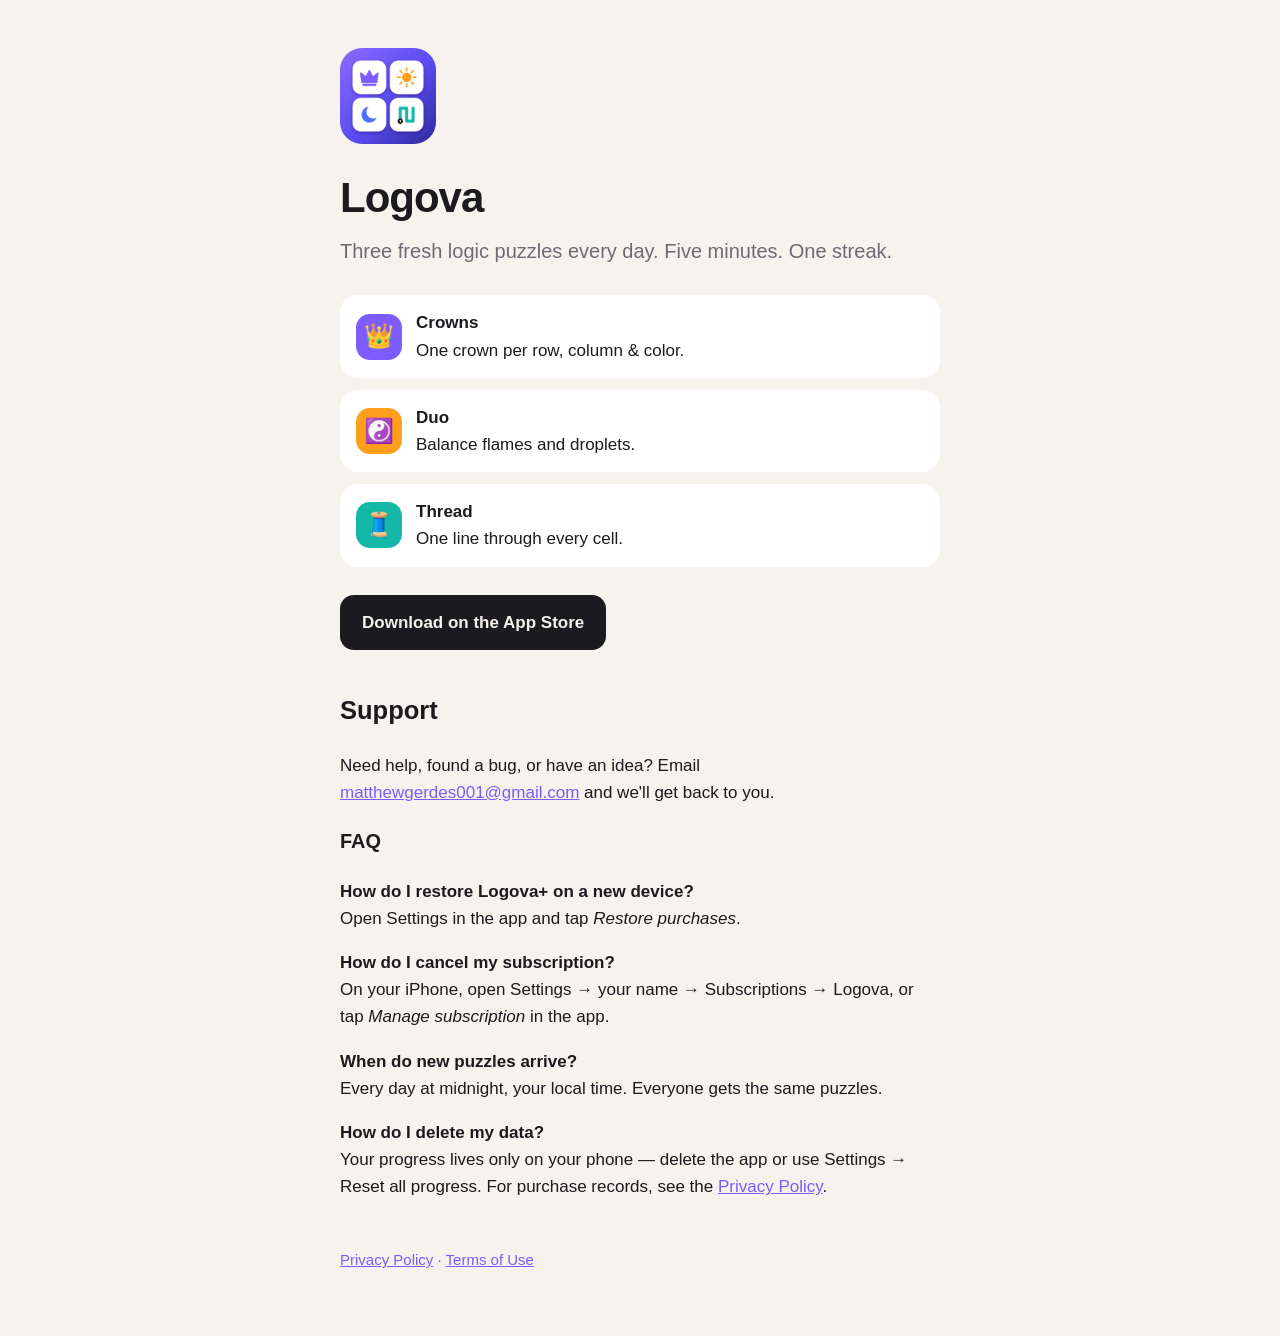
<file: index.html>
<!doctype html>
<html lang="en">
<head>
  <meta charset="utf-8" />
  <meta name="viewport" content="width=device-width, initial-scale=1" />
  <title>Logova — Daily Logic Puzzles</title>
  <meta name="description" content="Three fresh logic puzzles every day: Crowns, Duo and Thread. Same puzzles for everyone — compare times with friends." />
  <link rel="icon" href="icon.png" />
  <link rel="stylesheet" href="style.css" />
</head>
<body>
  <main>
    <img class="logo" src="icon.png" alt="Logova app icon" width="96" height="96" />
    <h1>Logova</h1>
    <p class="lead">Three fresh logic puzzles every day. Five minutes. One streak.</p>

    <div class="games">
      <div class="game"><span style="background:#7C5CFF">👑</span><div><strong>Crowns</strong><br />One crown per row, column &amp; color.</div></div>
      <div class="game"><span style="background:#FF9F1C">☯️</span><div><strong>Duo</strong><br />Balance flames and droplets.</div></div>
      <div class="game"><span style="background:#14B8A6">🧵</span><div><strong>Thread</strong><br />One line through every cell.</div></div>
    </div>

    <p><a class="cta" href="https://apps.apple.com/app/id6818298942">Download on the App Store</a></p>

    <h2 id="support">Support</h2>
    <p>Need help, found a bug, or have an idea? Email <a href="mailto:matthewgerdes001@gmail.com">matthewgerdes001@gmail.com</a> and we'll get back to you.</p>
    <h3>FAQ</h3>
    <p><strong>How do I restore Logova+ on a new device?</strong><br />Open Settings in the app and tap <em>Restore purchases</em>.</p>
    <p><strong>How do I cancel my subscription?</strong><br />On your iPhone, open Settings → your name → Subscriptions → Logova, or tap <em>Manage subscription</em> in the app.</p>
    <p><strong>When do new puzzles arrive?</strong><br />Every day at midnight, your local time. Everyone gets the same puzzles.</p>
    <p><strong>How do I delete my data?</strong><br />Your progress lives only on your phone — delete the app or use Settings → Reset all progress. For purchase records, see the <a href="privacy.html">Privacy Policy</a>.</p>

    <footer><a href="privacy.html">Privacy Policy</a> · <a href="https://www.apple.com/legal/internet-services/itunes/dev/stdeula/">Terms of Use</a></footer>
  </main>
</body>
</html>
</file>
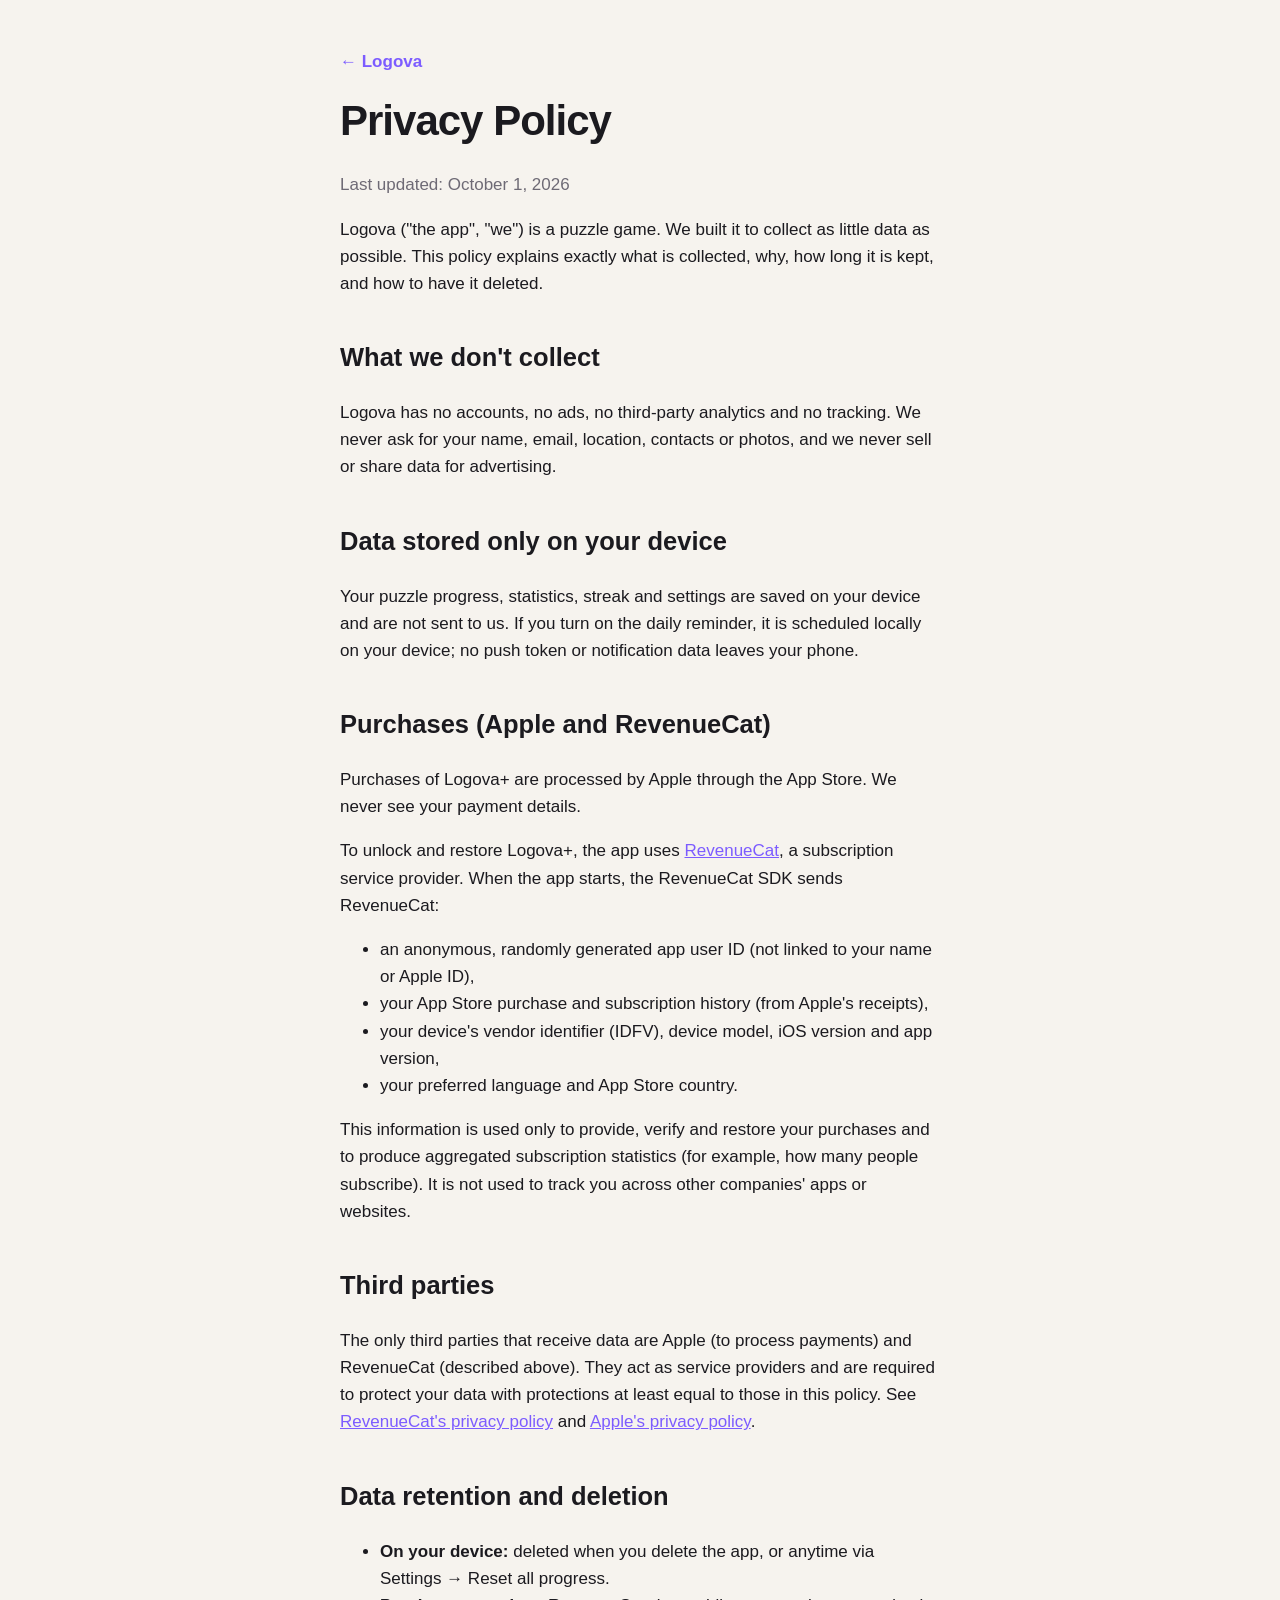
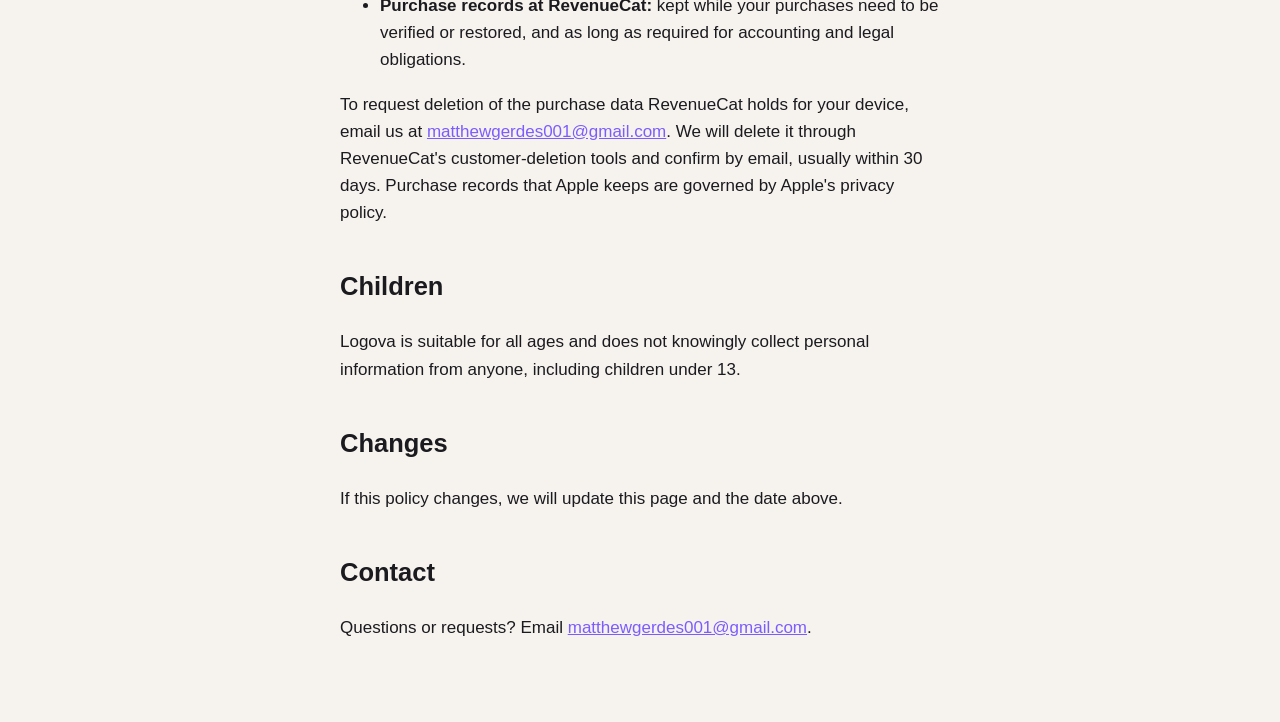
<file: privacy.html>
<!doctype html>
<html lang="en">
<head>
  <meta charset="utf-8" />
  <meta name="viewport" content="width=device-width, initial-scale=1" />
  <title>Logova — Privacy Policy</title>
  <link rel="stylesheet" href="style.css" />
</head>
<body>
  <main>
    <a class="back" href="index.html">← Logova</a>
    <h1>Privacy Policy</h1>
    <p class="muted">Last updated: October 1, 2026</p>

    <p>Logova ("the app", "we") is a puzzle game. We built it to collect as little data as possible. This policy explains exactly what is collected, why, how long it is kept, and how to have it deleted.</p>

    <h2>What we don't collect</h2>
    <p>Logova has no accounts, no ads, no third-party analytics and no tracking. We never ask for your name, email, location, contacts or photos, and we never sell or share data for advertising.</p>

    <h2>Data stored only on your device</h2>
    <p>Your puzzle progress, statistics, streak and settings are saved on your device and are not sent to us. If you turn on the daily reminder, it is scheduled locally on your device; no push token or notification data leaves your phone.</p>

    <h2>Purchases (Apple and RevenueCat)</h2>
    <p>Purchases of Logova+ are processed by Apple through the App Store. We never see your payment details.</p>
    <p>To unlock and restore Logova+, the app uses <a href="https://www.revenuecat.com/">RevenueCat</a>, a subscription service provider. When the app starts, the RevenueCat SDK sends RevenueCat:</p>
    <ul>
      <li>an anonymous, randomly generated app user ID (not linked to your name or Apple ID),</li>
      <li>your App Store purchase and subscription history (from Apple's receipts),</li>
      <li>your device's vendor identifier (IDFV), device model, iOS version and app version,</li>
      <li>your preferred language and App Store country.</li>
    </ul>
    <p>This information is used only to provide, verify and restore your purchases and to produce aggregated subscription statistics (for example, how many people subscribe). It is not used to track you across other companies' apps or websites.</p>

    <h2>Third parties</h2>
    <p>The only third parties that receive data are Apple (to process payments) and RevenueCat (described above). They act as service providers and are required to protect your data with protections at least equal to those in this policy. See <a href="https://www.revenuecat.com/privacy">RevenueCat's privacy policy</a> and <a href="https://www.apple.com/legal/privacy/">Apple's privacy policy</a>.</p>

    <h2>Data retention and deletion</h2>
    <ul>
      <li><strong>On your device:</strong> deleted when you delete the app, or anytime via Settings → Reset all progress.</li>
      <li><strong>Purchase records at RevenueCat:</strong> kept while your purchases need to be verified or restored, and as long as required for accounting and legal obligations.</li>
    </ul>
    <p>To request deletion of the purchase data RevenueCat holds for your device, email us at <a href="mailto:matthewgerdes001@gmail.com">matthewgerdes001@gmail.com</a>. We will delete it through RevenueCat's customer-deletion tools and confirm by email, usually within 30 days. Purchase records that Apple keeps are governed by Apple's privacy policy.</p>

    <h2>Children</h2>
    <p>Logova is suitable for all ages and does not knowingly collect personal information from anyone, including children under 13.</p>

    <h2>Changes</h2>
    <p>If this policy changes, we will update this page and the date above.</p>

    <h2>Contact</h2>
    <p>Questions or requests? Email <a href="mailto:matthewgerdes001@gmail.com">matthewgerdes001@gmail.com</a>.</p>
  </main>
</body>
</html>
</file>
<file: style.css>
:root {
  --bg: #f6f3ee;
  --card: #ffffff;
  --text: #1b1a1f;
  --muted: #6e6a75;
  --accent: #7c5cff;
}
@media (prefers-color-scheme: dark) {
  :root {
    --bg: #0f0e13;
    --card: #1a1920;
    --text: #f4f2f7;
    --muted: #a09ca9;
  }
}
* { box-sizing: border-box; }
body {
  margin: 0;
  background: var(--bg);
  color: var(--text);
  font: 17px/1.6 -apple-system, BlinkMacSystemFont, "Segoe UI", Roboto, sans-serif;
}
main { max-width: 640px; margin: 0 auto; padding: 48px 20px 64px; }
h1 { font-size: 42px; letter-spacing: -1px; margin: 12px 0 4px; }
h2 { margin-top: 40px; }
a { color: var(--accent); }
.muted { color: var(--muted); }
.lead { font-size: 20px; color: var(--muted); margin-top: 0; }
.logo { border-radius: 22px; }
.back { text-decoration: none; font-weight: 600; }
.games { display: grid; gap: 12px; margin: 28px 0; }
.game { display: flex; gap: 14px; align-items: center; background: var(--card); border-radius: 18px; padding: 14px 16px; }
.game span { width: 46px; height: 46px; border-radius: 14px; display: grid; place-items: center; font-size: 24px; flex: none; }
.cta { display: inline-block; background: var(--text); color: var(--bg); padding: 14px 22px; border-radius: 14px; font-weight: 700; text-decoration: none; }
footer { margin-top: 48px; color: var(--muted); font-size: 15px; }
</file>
